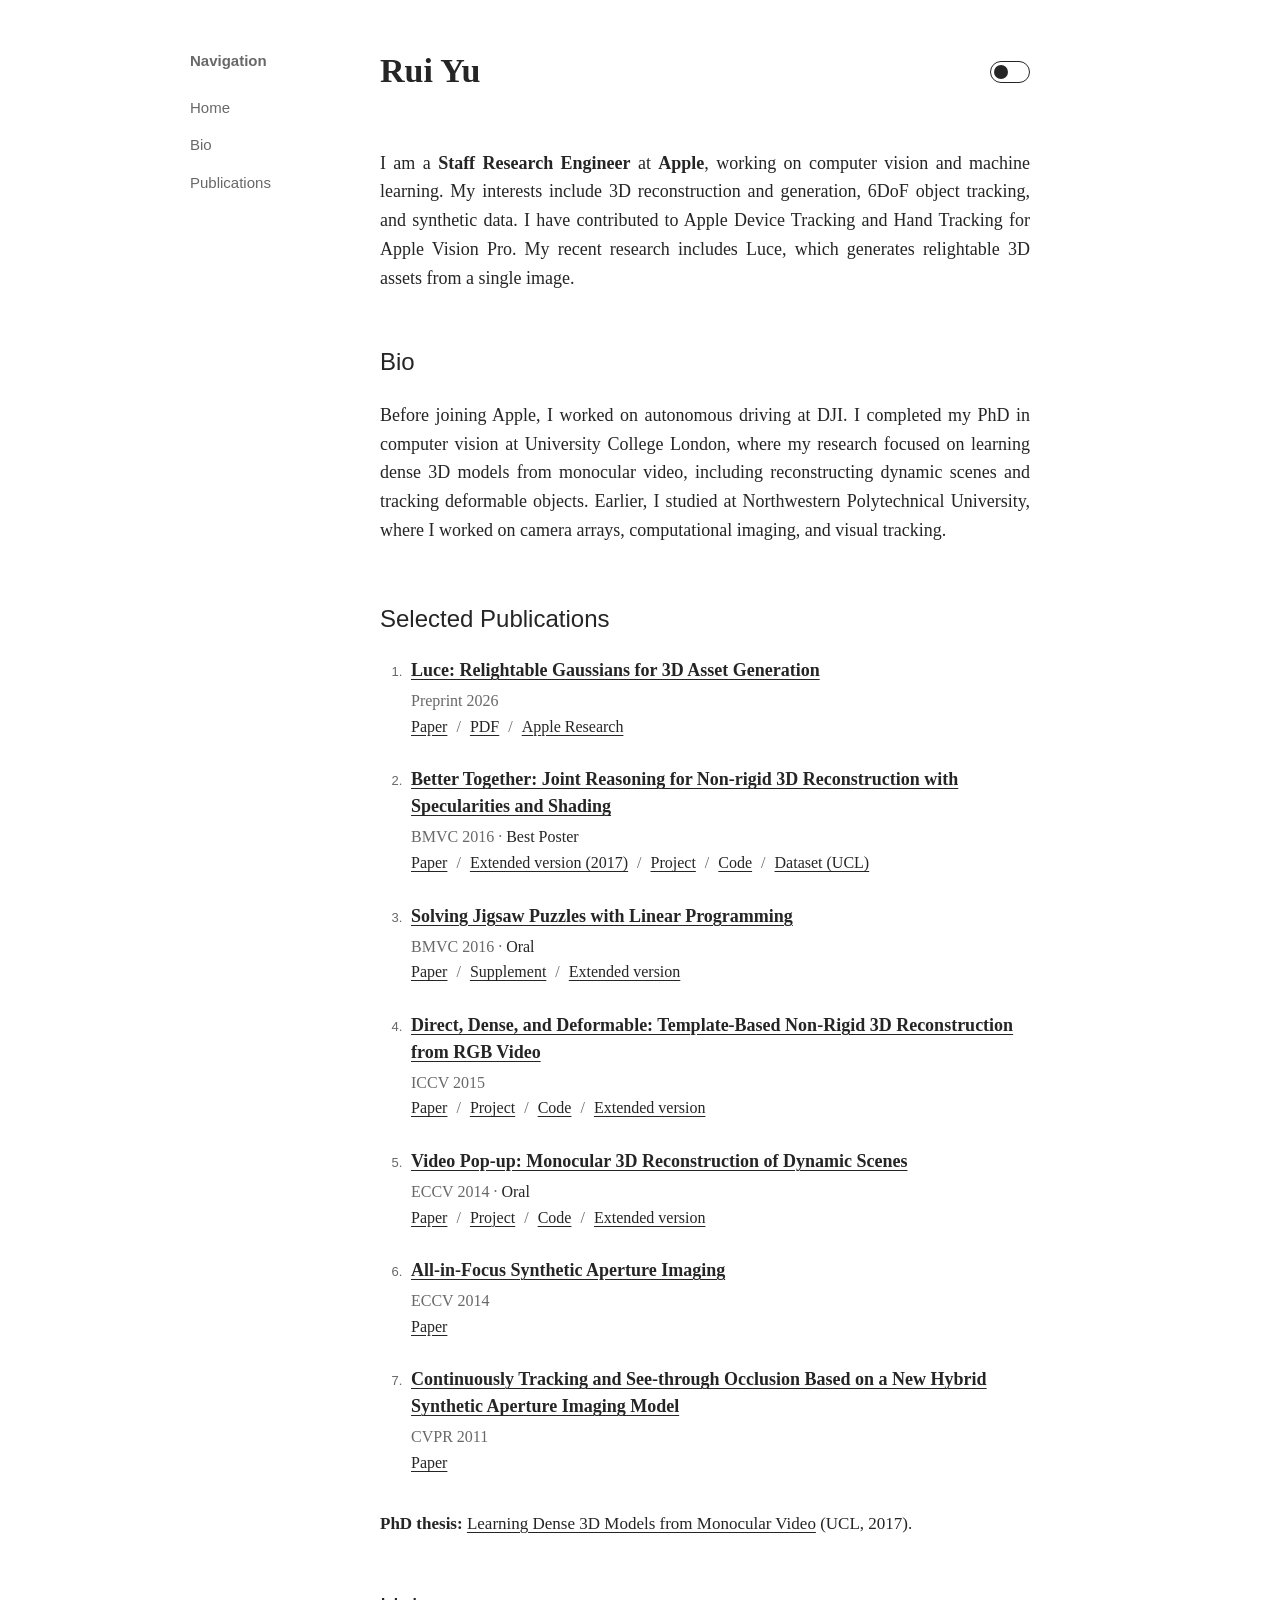
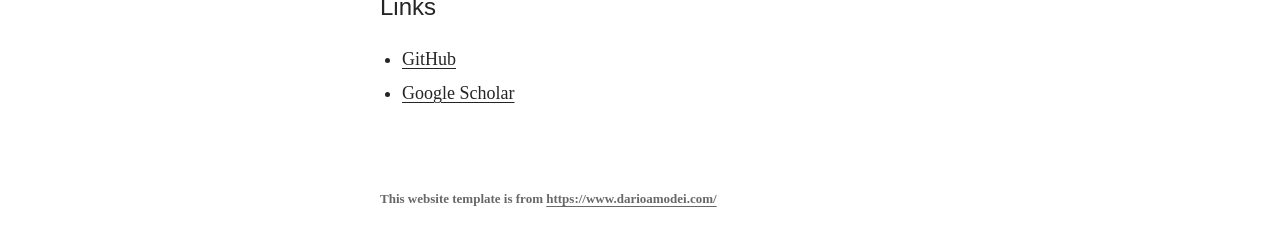
<file: public/index.html>
<!doctype html>
<html lang="en">
<head>
  <meta charset="utf-8">
  <meta name="viewport" content="width=device-width, initial-scale=1">
  <meta name="description" content="Rui Yu, Staff Research Engineer at Apple. 3D computer vision, machine learning, and selected publications.">
  <meta name="theme-color" content="#ffffff">
  <meta property="og:type" content="website">
  <meta property="og:title" content="Rui Yu — Computer Vision &amp; Machine Learning">
  <meta property="og:description" content="Rui Yu, Staff Research Engineer at Apple. 3D computer vision, machine learning, and selected publications.">
  <meta property="og:image" content="https://cvfish.github.io/ryu_files/circle.png">
  <meta property="og:url" content="https://cvfish.github.io/">
  <title>Rui Yu — Computer Vision &amp; Machine Learning</title>
  <link rel="canonical" href="https://cvfish.github.io/">
  <link rel="icon" href="assets/favicon.svg" type="image/svg+xml">
  <script src="assets/site.js?v=40c6597d5ae6"></script>
  <link rel="stylesheet" href="assets/site.css?v=ac0bce3eeec9">
</head>
<body class="home-page">
  <a class="skip-link" href="#main">Skip to content</a>
  <div class="site-layout">
  <header class="site-header">
      <h2 class="nav-label">Navigation</h2>
      <nav aria-label="Main navigation">
        <a href="#">Home</a>
        <a href="#bio">Bio</a>
        <a href="#publications">Publications</a>
      </nav>
  </header>
  <main id="main"><button class="theme-toggle" type="button" role="switch" aria-label="Dark mode" aria-checked="false" data-theme-toggle hidden></button><header class="home-header"><h1>Rui Yu</h1>
      <p class="intro">I am a <strong>Staff Research Engineer</strong> at <strong>Apple</strong>, working on computer vision and machine learning. My interests include 3D reconstruction and generation, 6DoF object tracking, and synthetic data. I have contributed to Apple Device Tracking and Hand Tracking for Apple Vision Pro. My recent research includes Luce, which generates relightable 3D assets from a single image.</p></header>
    <section id="about"><h2 id="bio">Bio</h2><p>Before joining Apple, I worked on autonomous driving at DJI. I completed my PhD in computer vision at University College London, where my research focused on learning dense 3D models from monocular video, including reconstructing dynamic scenes and tracking deformable objects. Earlier, I studied at Northwestern Polytechnical University, where I worked on camera arrays, computational imaging, and visual tracking.</p></section>
    <section id="research"><h2 id="publications">Selected Publications</h2>
      <ol class="publications"><li class="publication" id="luce" data-publication>
      <h3 class="pub-title"><a href="https://arxiv.org/abs/2608.23943">Luce: Relightable Gaussians for 3D Asset Generation</a></h3>
      <p class="pub-meta">Preprint 2026</p>
      <div class="pub-links"><a href="https://arxiv.org/abs/2608.23943">Paper</a><a href="https://arxiv.org/pdf/2608.23943">PDF</a><a href="https://machinelearning.apple.com/research/relightable-gaussians-3d-generation">Apple Research</a></div></li><li class="publication" id="better-together" data-publication>
      <h3 class="pub-title"><a href="projects/better-together/">Better Together: Joint Reasoning for Non-rigid 3D Reconstruction with Specularities and Shading</a></h3>
      <p class="pub-meta">BMVC 2016 · <span class="award">Best Poster</span></p>
      <div class="pub-links"><a href="papers/better_together.pdf">Paper</a><a href="https://arxiv.org/abs/1708.01654">Extended version (2017)</a><a href="projects/better-together/">Project</a><a href="https://github.com/qilon/PangaeaTracking">Code</a><a href="http://www0.cs.ucl.ac.uk/staff/Qi.Liu/bmvc16/synth_datasets.zip">Dataset (UCL)</a></div></li><li class="publication" id="jigsaw" data-publication>
      <h3 class="pub-title"><a href="papers/Jigsaw_final_compressed.pdf">Solving Jigsaw Puzzles with Linear Programming</a></h3>
      <p class="pub-meta">BMVC 2016 · <span class="award">Oral</span></p>
      <div class="pub-links"><a href="papers/Jigsaw_final_compressed.pdf">Paper</a><a href="papers/Jigsaw_sup_bmvc_final.pdf">Supplement</a><a href="https://arxiv.org/abs/1511.04472">Extended version</a></div></li><li class="publication" id="direct-dense-deformable" data-publication>
      <h3 class="pub-title"><a href="projects/direct-dense-deformable/">Direct, Dense, and Deformable: Template-Based Non-Rigid 3D Reconstruction from RGB Video</a></h3>
      <p class="pub-meta">ICCV 2015</p>
      <div class="pub-links"><a href="papers/direct_nrsfm.pdf">Paper</a><a href="projects/direct-dense-deformable/">Project</a><a href="https://github.com/cvfish/PangaeaTracking">Code</a><a href="papers/pami-compressed.pdf">Extended version</a></div></li><li class="publication" id="video-popup" data-publication>
      <h3 class="pub-title"><a href="projects/video-popup/">Video Pop-up: Monocular 3D Reconstruction of Dynamic Scenes</a></h3>
      <p class="pub-meta">ECCV 2014 · <span class="award">Oral</span></p>
      <div class="pub-links"><a href="papers/VideoPopup.pdf">Paper</a><a href="projects/video-popup/">Project</a><a href="https://github.com/cvfish/VideoPopup">Code</a><a href="papers/VideoPopup_pami-compressed.pdf">Extended version</a></div></li><li class="publication" id="all-in-focus" data-publication>
      <h3 class="pub-title"><a href="papers/AllSAI.pdf">All-in-Focus Synthetic Aperture Imaging</a></h3>
      <p class="pub-meta">ECCV 2014</p>
      <div class="pub-links"><a href="papers/AllSAI.pdf">Paper</a></div></li><li class="publication" id="hybrid-imaging" data-publication>
      <h3 class="pub-title"><a href="papers/CVPR2011.pdf">Continuously Tracking and See-through Occlusion Based on a New Hybrid Synthetic Aperture Imaging Model</a></h3>
      <p class="pub-meta">CVPR 2011</p>
      <div class="pub-links"><a href="papers/CVPR2011.pdf">Paper</a></div></li></ol>
      <p class="thesis"><strong>PhD thesis:</strong> <a href="papers/thesis_RuiYu.pdf">Learning Dense 3D Models from Monocular Video</a> (UCL, 2017).</p></section>
    <section class="links-section"><h2>Links</h2><ul>
      <li><a href="https://github.com/cvfish">GitHub</a></li>
      <li><a href="https://scholar.google.com/citations?user=M0xPL9cAAAAJ&amp;hl=en">Google Scholar</a></li>
    </ul></section></main>
  <footer class="site-footer">
    <p class="template-credit"><strong>This website template is from <a href="https://www.darioamodei.com/">https://www.darioamodei.com/</a></strong></p>
  </footer>
  </div>
</body>
</html>
</file>
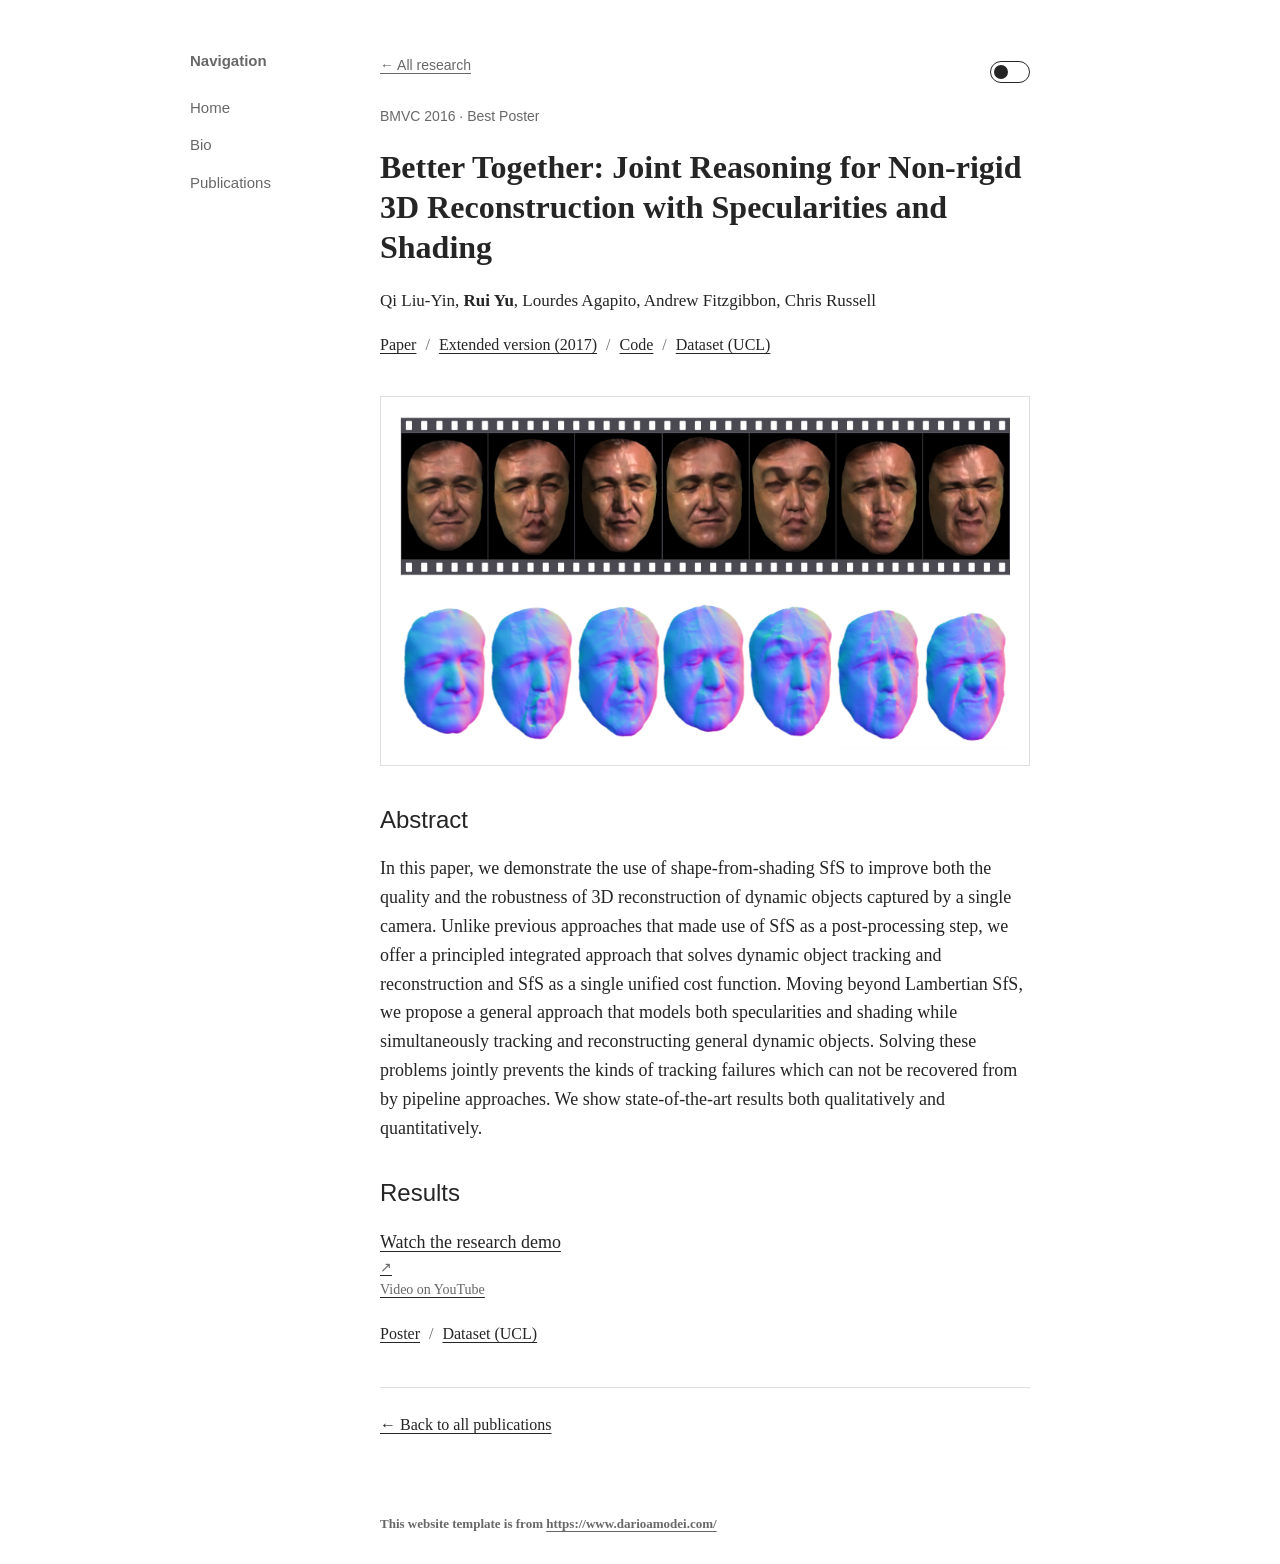
<file: public/projects/better-together/index.html>
<!doctype html>
<html lang="en">
<head>
  <meta charset="utf-8">
  <meta name="viewport" content="width=device-width, initial-scale=1">
  <meta name="description" content="A unified approach to tracking and reconstructing dynamic objects while modeling both specularities and shading.">
  <meta name="theme-color" content="#ffffff">
  <meta property="og:type" content="website">
  <meta property="og:title" content="Better Together: Joint Reasoning for Non-rigid 3D Reconstruction with Specularities and Shading — Rui Yu">
  <meta property="og:description" content="A unified approach to tracking and reconstructing dynamic objects while modeling both specularities and shading.">
  <meta property="og:image" content="https://cvfish.github.io/ryu_files/circle.png">
  <meta property="og:url" content="https://cvfish.github.io/projects/better-together/index.html">
  <title>Better Together: Joint Reasoning for Non-rigid 3D Reconstruction with Specularities and Shading — Rui Yu</title>
  <link rel="canonical" href="https://cvfish.github.io/projects/better-together/index.html">
  <link rel="icon" href="../../assets/favicon.svg" type="image/svg+xml">
  <script src="../../assets/site.js?v=40c6597d5ae6"></script>
  <link rel="stylesheet" href="../../assets/site.css?v=ac0bce3eeec9">
</head>
<body class="">
  <a class="skip-link" href="#main">Skip to content</a>
  <div class="site-layout">
  <header class="site-header">
      <h2 class="nav-label">Navigation</h2>
      <nav aria-label="Main navigation">
        <a href="../../index.html">Home</a>
        <a href="../../index.html#bio">Bio</a>
        <a href="../../index.html#publications">Publications</a>
      </nav>
  </header>
  <main id="main"><button class="theme-toggle" type="button" role="switch" aria-label="Dark mode" aria-checked="false" data-theme-toggle hidden></button><header class="detail-header"><a class="back-link" href="../../index.html#research">← All research</a><p class="eyebrow" style="margin-top:26px">BMVC 2016 · Best Poster</p><h1>Better Together: Joint Reasoning for Non-rigid 3D Reconstruction with Specularities and Shading</h1><p class="pub-authors">Qi Liu-Yin, <strong>Rui Yu</strong>, Lourdes Agapito, Andrew Fitzgibbon, Chris Russell</p><div class="pub-links"><a href="../../papers/better_together.pdf">Paper</a><a href="https://arxiv.org/abs/1708.01654">Extended version (2017)</a><a href="https://github.com/qilon/PangaeaTracking">Code</a><a href="http://www0.cs.ucl.ac.uk/staff/Qi.Liu/bmvc16/synth_datasets.zip">Dataset (UCL)</a></div></header>
        <figure class="detail-figure"><img src="../../project-assets/better-together/bmvc16.png" alt="Shading-aware reconstruction of a deforming object" class="" loading="eager" decoding="async"></figure><div class="prose"><h2>Abstract</h2><p>In this paper, we demonstrate the use of shape-from-shading SfS to improve both the quality and the robustness of 3D reconstruction of dynamic objects captured by a single camera. Unlike previous approaches that made use of SfS as a post-processing step, we offer a principled integrated approach that solves dynamic object tracking and reconstruction and SfS as a single unified cost function. Moving beyond Lambertian SfS, we propose a general approach that models both specularities and shading while simultaneously tracking and reconstructing general dynamic objects. Solving these problems jointly prevents the kinds of tracking failures which can not be recovered from by pipeline approaches. We show state-of-the-art results both qualitatively and quantitatively.</p><h2>Results</h2><a class="video-link" href="https://www.youtube.com/watch?v=gT25sLQw1IA">Watch the research demo <span aria-hidden="true">↗</span><span>Video on YouTube</span></a><div class="pub-links"><a href="../../project-assets/better-together/bmvc16_better_together_poster.pdf">Poster</a><a href="http://www0.cs.ucl.ac.uk/staff/Qi.Liu/bmvc16/synth_datasets.zip">Dataset (UCL)</a></div></div><div class="detail-footer"><a href="../../index.html#research">← Back to all publications</a></div></main>
  <footer class="site-footer">
    <p class="template-credit"><strong>This website template is from <a href="https://www.darioamodei.com/">https://www.darioamodei.com/</a></strong></p>
  </footer>
  </div>
</body>
</html>
</file>
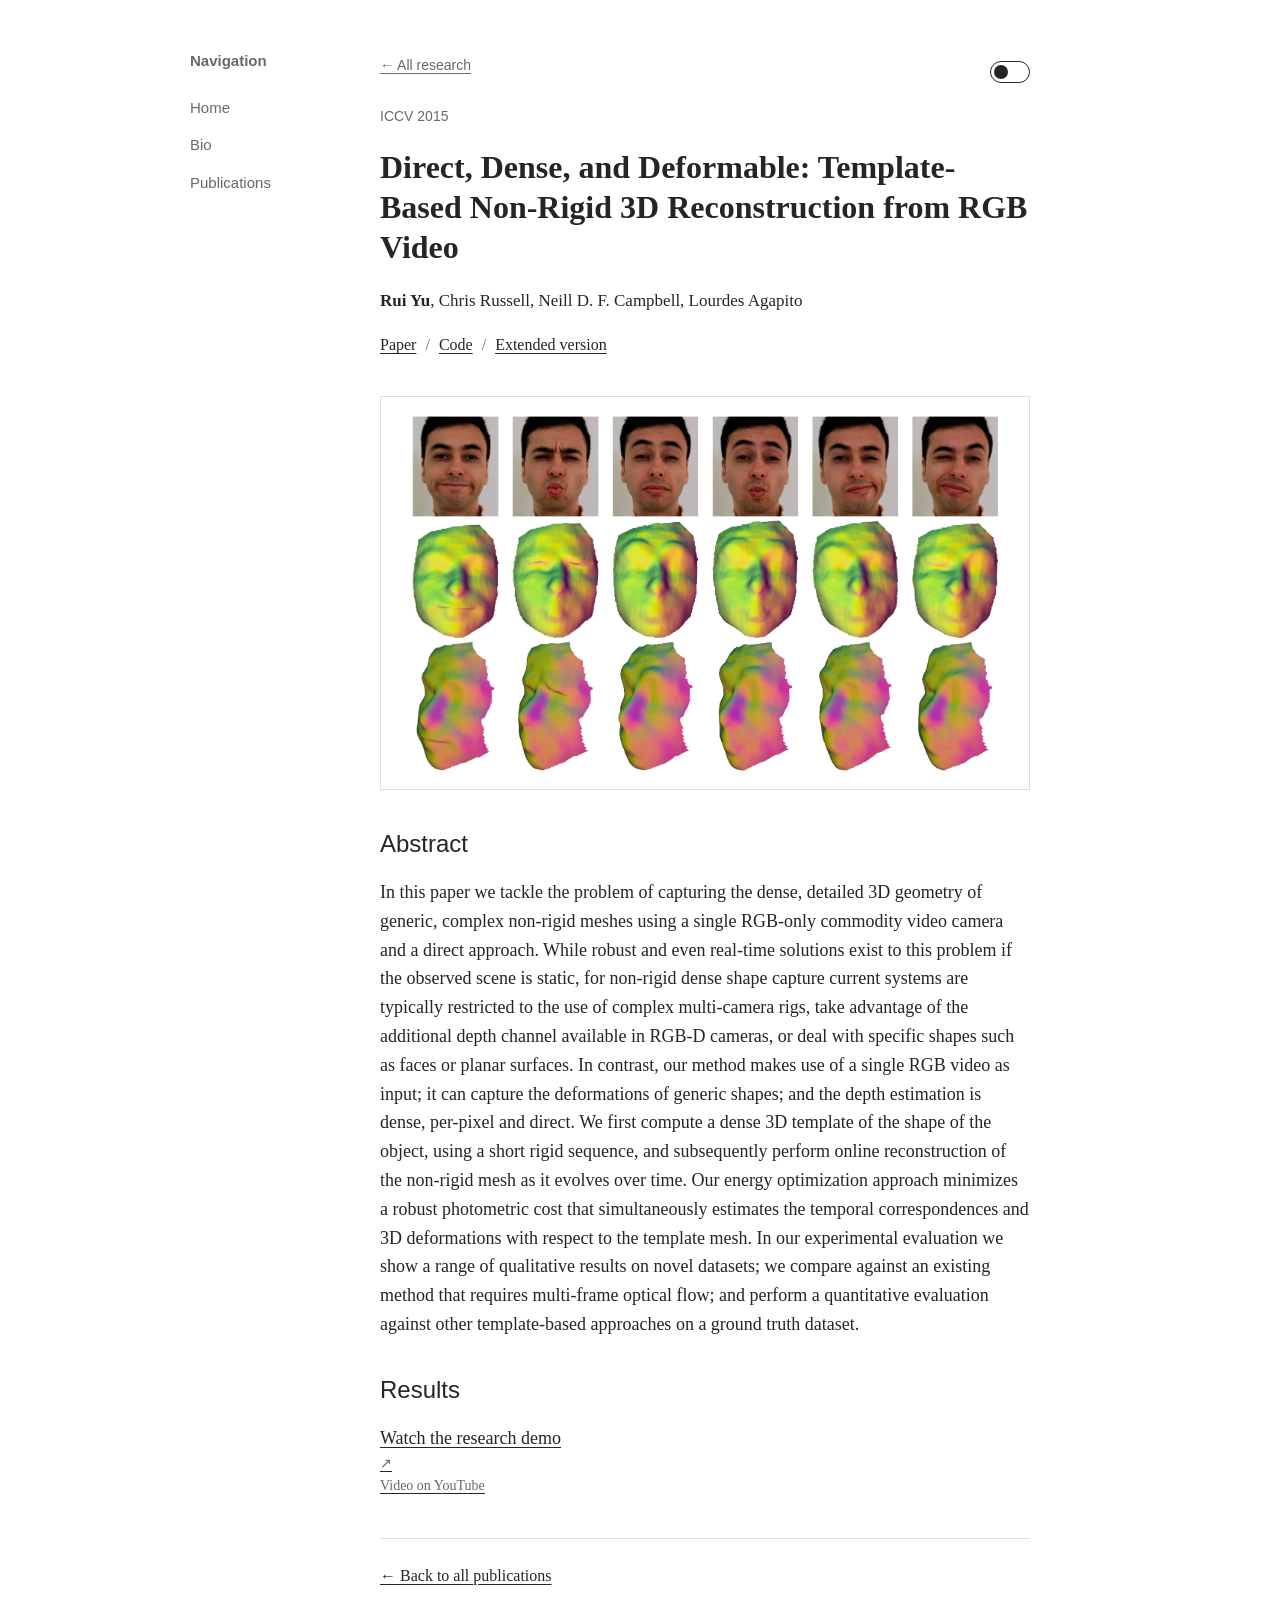
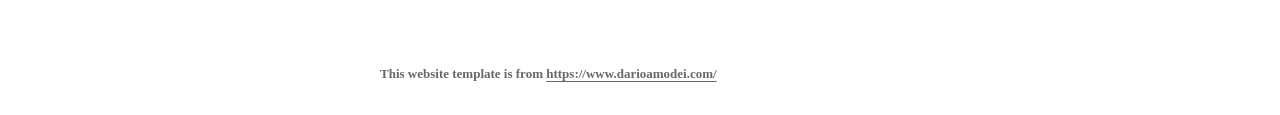
<file: public/projects/direct-dense-deformable/index.html>
<!doctype html>
<html lang="en">
<head>
  <meta charset="utf-8">
  <meta name="viewport" content="width=device-width, initial-scale=1">
  <meta name="description" content="Capturing the dense geometry of complex, deforming shapes using a single RGB camera and direct photometric optimization.">
  <meta name="theme-color" content="#ffffff">
  <meta property="og:type" content="website">
  <meta property="og:title" content="Direct, Dense, and Deformable: Template-Based Non-Rigid 3D Reconstruction from RGB Video — Rui Yu">
  <meta property="og:description" content="Capturing the dense geometry of complex, deforming shapes using a single RGB camera and direct photometric optimization.">
  <meta property="og:image" content="https://cvfish.github.io/ryu_files/circle.png">
  <meta property="og:url" content="https://cvfish.github.io/projects/direct-dense-deformable/index.html">
  <title>Direct, Dense, and Deformable: Template-Based Non-Rigid 3D Reconstruction from RGB Video — Rui Yu</title>
  <link rel="canonical" href="https://cvfish.github.io/projects/direct-dense-deformable/index.html">
  <link rel="icon" href="../../assets/favicon.svg" type="image/svg+xml">
  <script src="../../assets/site.js?v=40c6597d5ae6"></script>
  <link rel="stylesheet" href="../../assets/site.css?v=ac0bce3eeec9">
</head>
<body class="">
  <a class="skip-link" href="#main">Skip to content</a>
  <div class="site-layout">
  <header class="site-header">
      <h2 class="nav-label">Navigation</h2>
      <nav aria-label="Main navigation">
        <a href="../../index.html">Home</a>
        <a href="../../index.html#bio">Bio</a>
        <a href="../../index.html#publications">Publications</a>
      </nav>
  </header>
  <main id="main"><button class="theme-toggle" type="button" role="switch" aria-label="Dark mode" aria-checked="false" data-theme-toggle hidden></button><header class="detail-header"><a class="back-link" href="../../index.html#research">← All research</a><p class="eyebrow" style="margin-top:26px">ICCV 2015</p><h1>Direct, Dense, and Deformable: Template-Based Non-Rigid 3D Reconstruction from RGB Video</h1><p class="pub-authors"><strong>Rui Yu</strong>, Chris Russell, Neill D. F. Campbell, Lourdes Agapito</p><div class="pub-links"><a href="../../papers/direct_nrsfm.pdf">Paper</a><a href="https://github.com/cvfish/PangaeaTracking">Code</a><a href="../../papers/pami-compressed.pdf">Extended version</a></div></header>
        <figure class="detail-figure"><img src="../../project-assets/direct-dense-deformable/iccv2015.png" alt="Dense deformable 3D surface reconstructed from RGB video" class="" loading="eager" decoding="async"></figure><div class="prose"><h2>Abstract</h2><p>In this paper we tackle the problem of capturing the dense, detailed 3D geometry of generic, complex non-rigid meshes using a single RGB-only commodity video camera and a direct approach. While robust and even real-time solutions exist to this problem if the observed scene is static, for non-rigid dense shape capture current systems are typically restricted to the use of complex multi-camera rigs, take advantage of the additional depth channel available in RGB-D cameras, or deal with specific shapes such as faces or planar surfaces. In contrast, our method makes use of a single RGB video as input; it can capture the deformations of generic shapes; and the depth estimation is dense, per-pixel and direct. We first compute a dense 3D template of the shape of the object, using a short rigid sequence, and subsequently perform online reconstruction of the non-rigid mesh as it evolves over time. Our energy optimization approach minimizes a robust photometric cost that simultaneously estimates the temporal correspondences and 3D deformations with respect to the template mesh. In our experimental evaluation we show a range of qualitative results on novel datasets; we compare against an existing method that requires multi-frame optical flow; and perform a quantitative evaluation against other template-based approaches on a ground truth dataset.</p><h2>Results</h2><a class="video-link" href="https://www.youtube.com/watch?v=O9VV3FFWiGU">Watch the research demo <span aria-hidden="true">↗</span><span>Video on YouTube</span></a></div><div class="detail-footer"><a href="../../index.html#research">← Back to all publications</a></div></main>
  <footer class="site-footer">
    <p class="template-credit"><strong>This website template is from <a href="https://www.darioamodei.com/">https://www.darioamodei.com/</a></strong></p>
  </footer>
  </div>
</body>
</html>
</file>
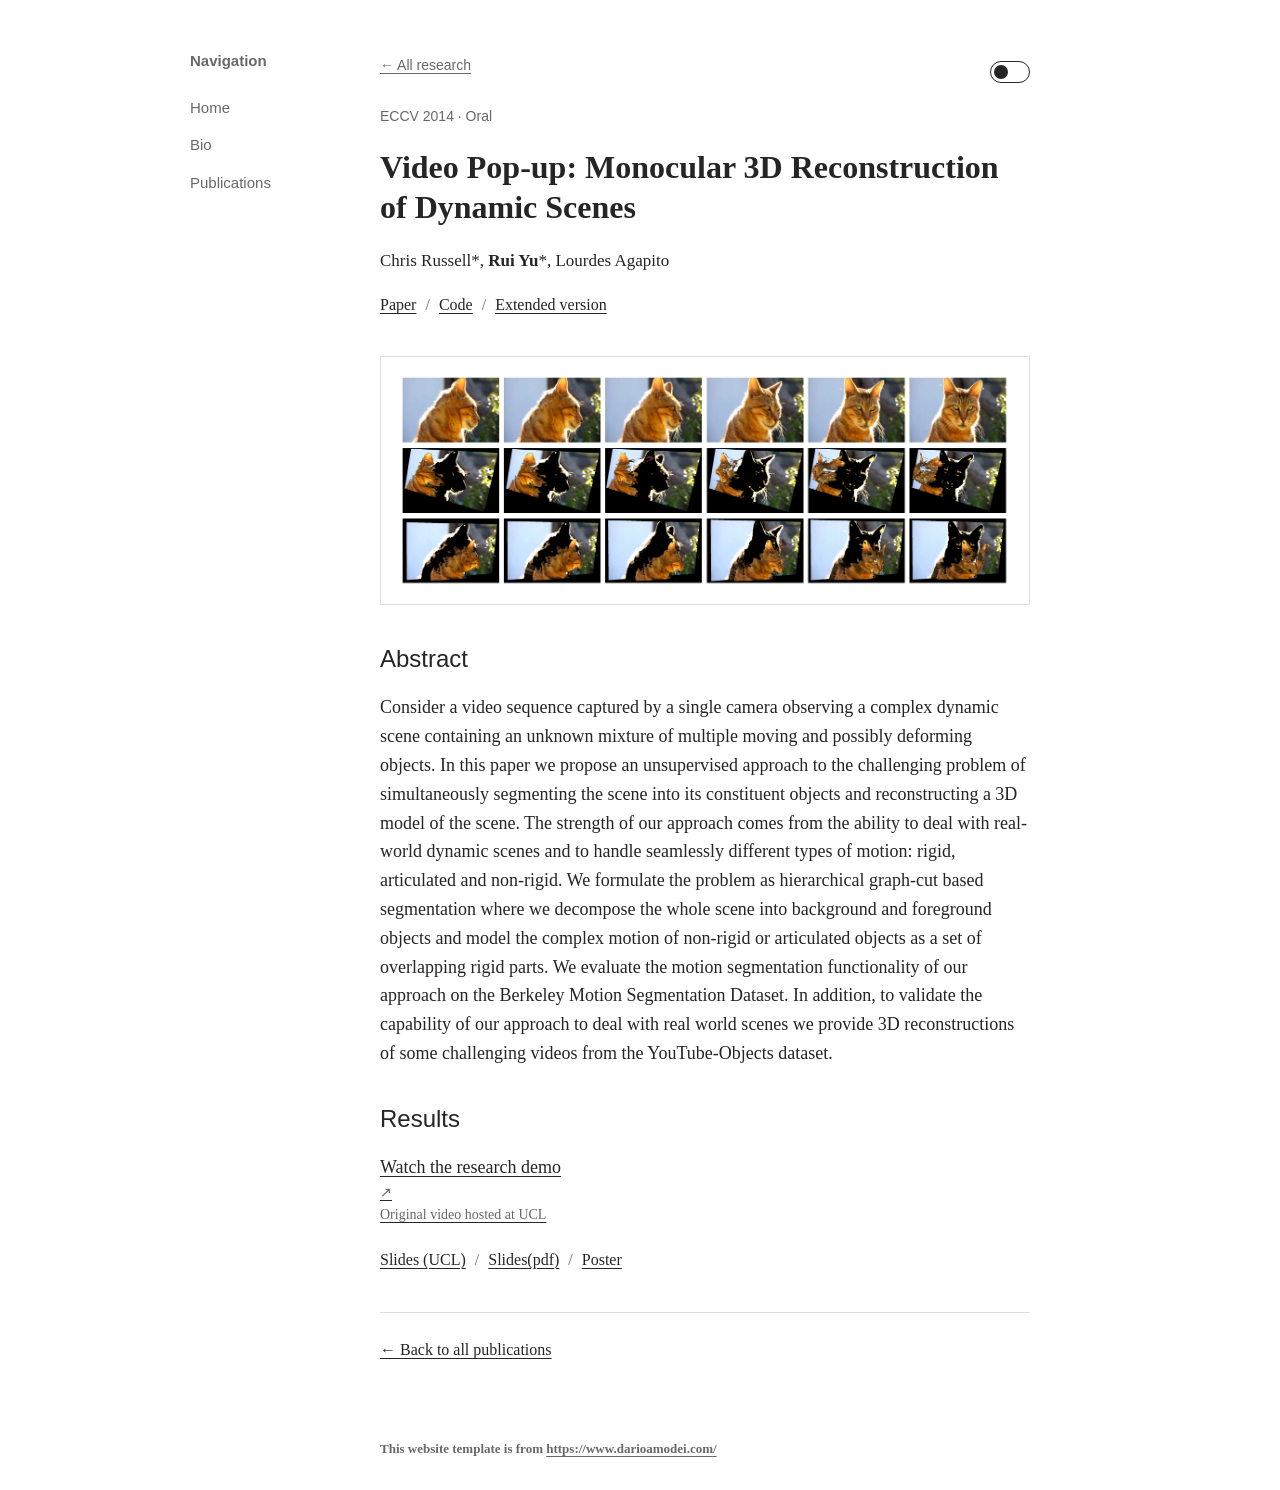
<file: public/projects/video-popup/index.html>
<!doctype html>
<html lang="en">
<head>
  <meta charset="utf-8">
  <meta name="viewport" content="width=device-width, initial-scale=1">
  <meta name="description" content="An unsupervised approach that segments a video into objects and reconstructs their 3D geometry, handling rigid, articulated, and non-rigid motion.">
  <meta name="theme-color" content="#ffffff">
  <meta property="og:type" content="website">
  <meta property="og:title" content="Video Pop-up: Monocular 3D Reconstruction of Dynamic Scenes — Rui Yu">
  <meta property="og:description" content="An unsupervised approach that segments a video into objects and reconstructs their 3D geometry, handling rigid, articulated, and non-rigid motion.">
  <meta property="og:image" content="https://cvfish.github.io/ryu_files/circle.png">
  <meta property="og:url" content="https://cvfish.github.io/projects/video-popup/index.html">
  <title>Video Pop-up: Monocular 3D Reconstruction of Dynamic Scenes — Rui Yu</title>
  <link rel="canonical" href="https://cvfish.github.io/projects/video-popup/index.html">
  <link rel="icon" href="../../assets/favicon.svg" type="image/svg+xml">
  <script src="../../assets/site.js?v=40c6597d5ae6"></script>
  <link rel="stylesheet" href="../../assets/site.css?v=ac0bce3eeec9">
</head>
<body class="">
  <a class="skip-link" href="#main">Skip to content</a>
  <div class="site-layout">
  <header class="site-header">
      <h2 class="nav-label">Navigation</h2>
      <nav aria-label="Main navigation">
        <a href="../../index.html">Home</a>
        <a href="../../index.html#bio">Bio</a>
        <a href="../../index.html#publications">Publications</a>
      </nav>
  </header>
  <main id="main"><button class="theme-toggle" type="button" role="switch" aria-label="Dark mode" aria-checked="false" data-theme-toggle hidden></button><header class="detail-header"><a class="back-link" href="../../index.html#research">← All research</a><p class="eyebrow" style="margin-top:26px">ECCV 2014 · Oral</p><h1>Video Pop-up: Monocular 3D Reconstruction of Dynamic Scenes</h1><p class="pub-authors">Chris Russell*, <strong>Rui Yu</strong>*, Lourdes Agapito</p><div class="pub-links"><a href="../../papers/VideoPopup.pdf">Paper</a><a href="https://github.com/cvfish/VideoPopup">Code</a><a href="../../papers/VideoPopup_pami-compressed.pdf">Extended version</a></div></header>
        <figure class="detail-figure"><img src="../../project-assets/video-popup/fig_cat6.png" alt="A dynamic scene decomposed into reconstructed 3D objects" class="" loading="eager" decoding="async"></figure><div class="prose"><h2>Abstract</h2><p>Consider a video sequence captured by a single camera observing a complex dynamic scene containing an unknown mixture of multiple moving and possibly deforming objects. In this paper we propose an unsupervised approach to the challenging problem of simultaneously segmenting the scene into its constituent objects and reconstructing a 3D model of the scene. The strength of our approach comes from the ability to deal with real-world dynamic scenes and to handle seamlessly different types of motion: rigid, articulated and non-rigid. We formulate the problem as hierarchical graph-cut based segmentation where we decompose the whole scene into background and foreground objects and model the complex motion of non-rigid or articulated objects as a set of overlapping rigid parts. We evaluate the motion segmentation functionality of our approach on the Berkeley Motion Segmentation Dataset. In addition, to validate the capability of our approach to deal with real world scenes we provide 3D reconstructions of some challenging videos from the YouTube-Objects dataset.</p><h2>Results</h2><a class="video-link" href="http://www0.cs.ucl.ac.uk/staff/R.Yu/video_popup/final_new_crop.ogv">Watch the research demo <span aria-hidden="true">↗</span><span>Original video hosted at UCL</span></a><div class="pub-links"><a href="http://www0.cs.ucl.ac.uk/staff/R.Yu/video_popup/VideoPop-up.pptx">Slides (UCL)</a><a href="../../project-assets/video-popup/VideoPop-up.pdf">Slides(pdf)</a><a href="../../project-assets/video-popup/VideoPopup_Poster.pdf">Poster</a></div></div><div class="detail-footer"><a href="../../index.html#research">← Back to all publications</a></div></main>
  <footer class="site-footer">
    <p class="template-credit"><strong>This website template is from <a href="https://www.darioamodei.com/">https://www.darioamodei.com/</a></strong></p>
  </footer>
  </div>
</body>
</html>
</file>
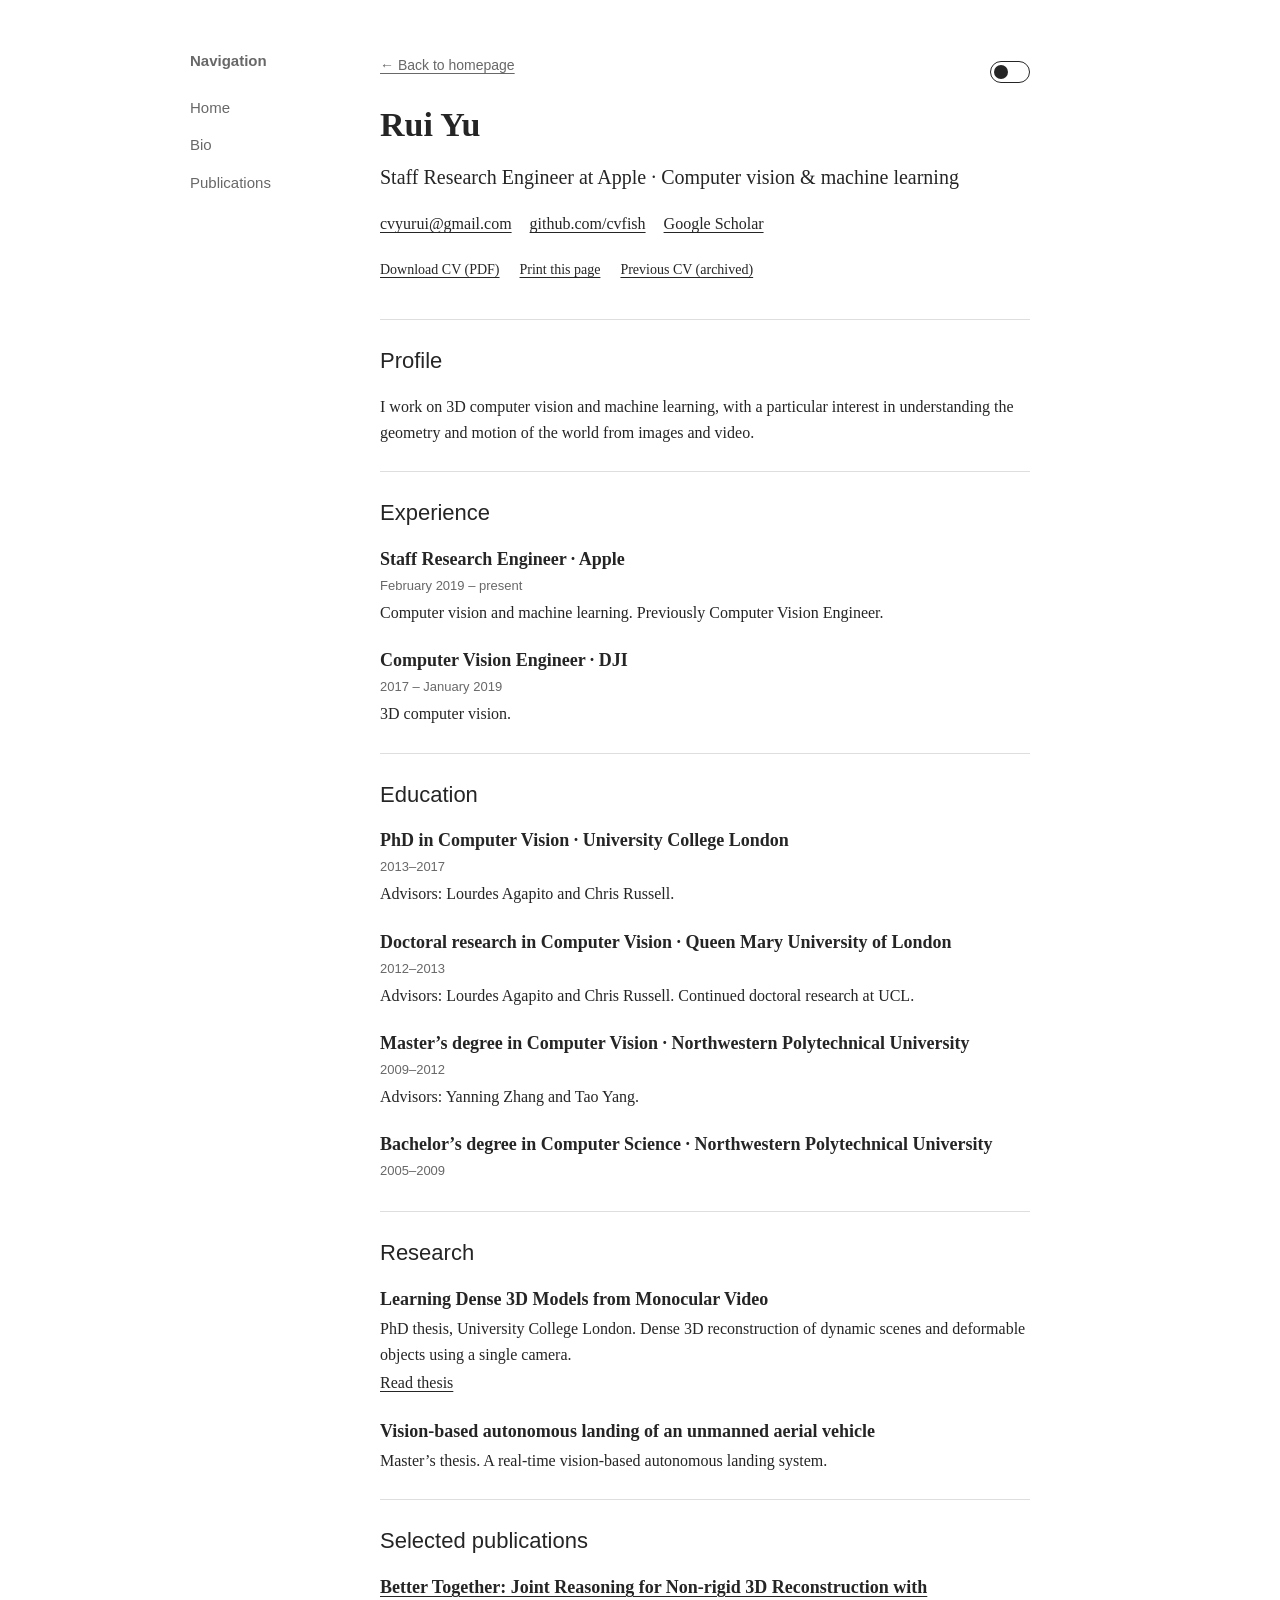
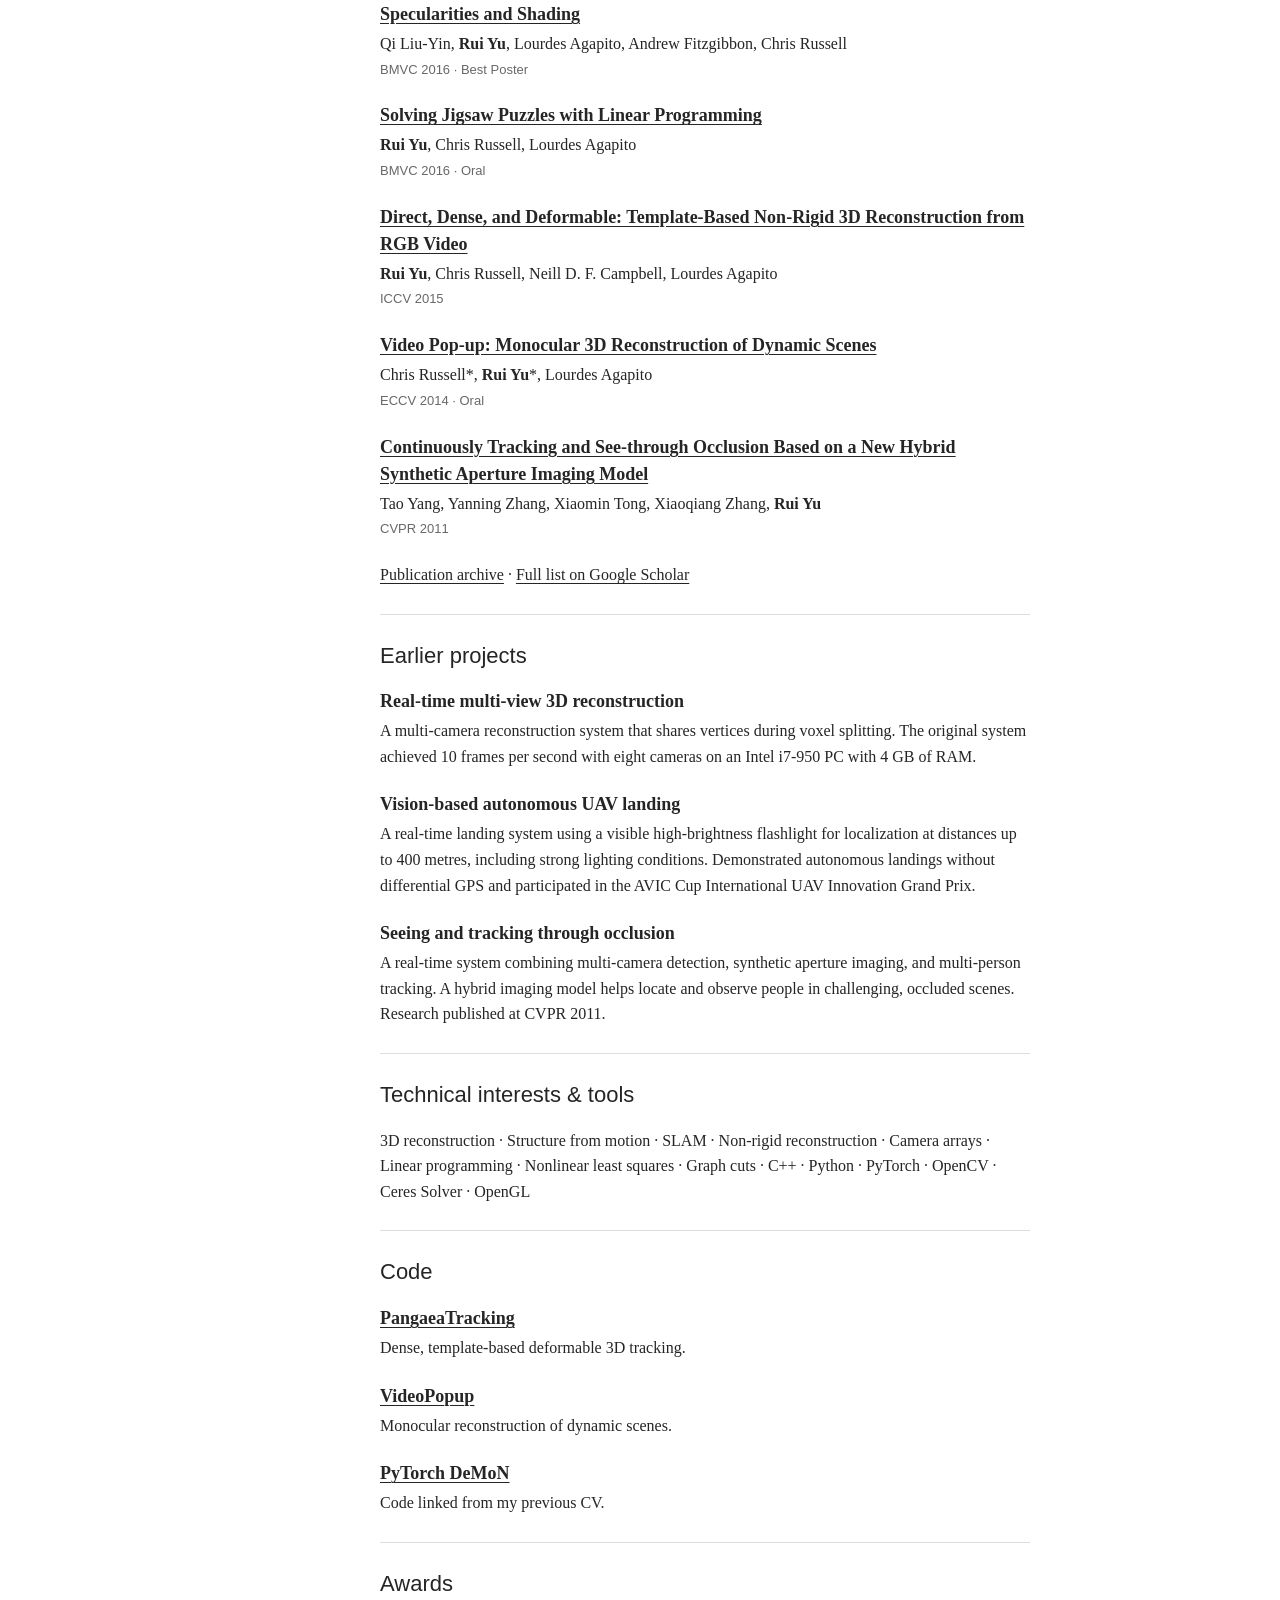
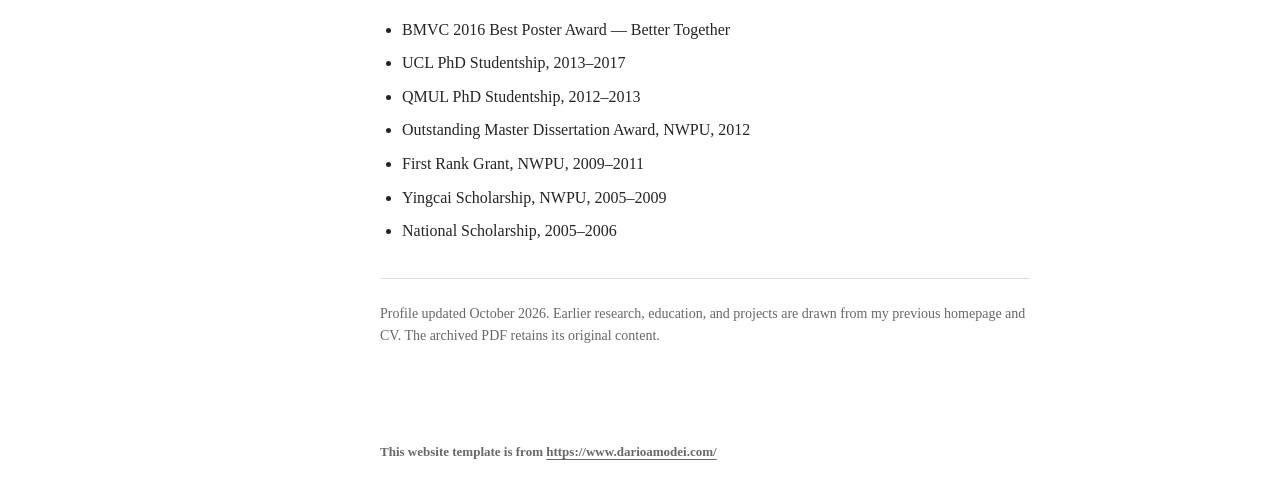
<file: public/cv.html>
<!doctype html>
<html lang="en">
<head>
  <meta charset="utf-8">
  <meta name="viewport" content="width=device-width, initial-scale=1">
  <meta name="description" content="Curriculum vitae of Rui Yu, Staff Research Engineer at Apple.">
  <meta name="theme-color" content="#ffffff">
  <meta property="og:type" content="website">
  <meta property="og:title" content="Rui Yu — Curriculum Vitae">
  <meta property="og:description" content="Curriculum vitae of Rui Yu, Staff Research Engineer at Apple.">
  <meta property="og:image" content="https://cvfish.github.io/ryu_files/circle.png">
  <meta property="og:url" content="https://cvfish.github.io/cv.html">
  <title>Rui Yu — Curriculum Vitae</title>
  <link rel="canonical" href="https://cvfish.github.io/cv.html">
  <link rel="icon" href="assets/favicon.svg" type="image/svg+xml">
  <script src="assets/site.js?v=40c6597d5ae6"></script>
  <link rel="stylesheet" href="assets/site.css?v=ac0bce3eeec9">
</head>
<body class="cv-page">
  <a class="skip-link" href="#main">Skip to content</a>
  <div class="site-layout">
  <header class="site-header">
      <h2 class="nav-label">Navigation</h2>
      <nav aria-label="Main navigation">
        <a href="index.html">Home</a>
        <a href="index.html#bio">Bio</a>
        <a href="index.html#publications">Publications</a>
      </nav>
  </header>
  <main id="main"><button class="theme-toggle" type="button" role="switch" aria-label="Dark mode" aria-checked="false" data-theme-toggle hidden></button><header class="page-top"><a class="back-link" href="index.html">← Back to homepage</a><h1>Rui Yu</h1><p class="lead">Staff Research Engineer at Apple · Computer vision & machine learning</p><div class="cv-contact"><a href="mailto:cvyurui@gmail.com">cvyurui@gmail.com</a><a href="https://github.com/cvfish">github.com/cvfish</a><a href="https://scholar.google.com/citations?user=M0xPL9cAAAAJ&amp;hl=en">Google Scholar</a></div><div class="page-actions"><a class="button" href="files/rui-yu-cv.pdf" download>Download CV (PDF)</a><button class="print-button" data-print>Print this page</button><a href="ryu_files/cv_ruiyu_detailed.pdf">Previous CV (archived)</a></div></header>
    <section class="cv-section"><h2>Profile</h2><p class="skills">I work on 3D computer vision and machine learning, with a particular interest in understanding the geometry and motion of the world from images and video.</p></section>
    <section class="cv-section"><h2>Experience</h2><div><article class="cv-item"><h3>Staff Research Engineer · Apple</h3><p class="cv-date">February 2019 – present</p><p>Computer vision and machine learning. Previously Computer Vision Engineer.</p></article><article class="cv-item"><h3>Computer Vision Engineer · DJI</h3><p class="cv-date">2017 – January 2019</p><p>3D computer vision.</p></article></div></section>
    <section class="cv-section"><h2>Education</h2><div><article class="cv-item"><h3>PhD in Computer Vision · University College London</h3><p class="cv-date">2013–2017</p><p>Advisors: Lourdes Agapito and Chris Russell.</p></article><article class="cv-item"><h3>Doctoral research in Computer Vision · Queen Mary University of London</h3><p class="cv-date">2012–2013</p><p>Advisors: Lourdes Agapito and Chris Russell. Continued doctoral research at UCL.</p></article><article class="cv-item"><h3>Master’s degree in Computer Vision · Northwestern Polytechnical University</h3><p class="cv-date">2009–2012</p><p>Advisors: Yanning Zhang and Tao Yang.</p></article><article class="cv-item"><h3>Bachelor’s degree in Computer Science · Northwestern Polytechnical University</h3><p class="cv-date">2005–2009</p><p></p></article></div></section>
    <section class="cv-section"><h2>Research</h2><div><article class="cv-item"><h3>Learning Dense 3D Models from Monocular Video</h3><p>PhD thesis, University College London. Dense 3D reconstruction of dynamic scenes and deformable objects using a single camera.</p><p><a href="papers/thesis_RuiYu.pdf">Read thesis</a></p></article><article class="cv-item"><h3>Vision-based autonomous landing of an unmanned aerial vehicle</h3><p>Master’s thesis. A real-time vision-based autonomous landing system.</p></article></div></section>
    <section class="cv-section cv-publications"><h2>Selected publications</h2><div><article class="cv-item"><h3><a href="papers/better_together.pdf">Better Together: Joint Reasoning for Non-rigid 3D Reconstruction with Specularities and Shading</a></h3><p>Qi Liu-Yin, <strong>Rui Yu</strong>, Lourdes Agapito, Andrew Fitzgibbon, Chris Russell</p><p class="cv-date">BMVC 2016 · Best Poster</p></article><article class="cv-item"><h3><a href="papers/Jigsaw_final_compressed.pdf">Solving Jigsaw Puzzles with Linear Programming</a></h3><p><strong>Rui Yu</strong>, Chris Russell, Lourdes Agapito</p><p class="cv-date">BMVC 2016 · Oral</p></article><article class="cv-item"><h3><a href="papers/direct_nrsfm.pdf">Direct, Dense, and Deformable: Template-Based Non-Rigid 3D Reconstruction from RGB Video</a></h3><p><strong>Rui Yu</strong>, Chris Russell, Neill D. F. Campbell, Lourdes Agapito</p><p class="cv-date">ICCV 2015</p></article><article class="cv-item"><h3><a href="papers/VideoPopup.pdf">Video Pop-up: Monocular 3D Reconstruction of Dynamic Scenes</a></h3><p>Chris Russell*, <strong>Rui Yu</strong>*, Lourdes Agapito</p><p class="cv-date">ECCV 2014 · Oral</p></article><article class="cv-item"><h3><a href="papers/CVPR2011.pdf">Continuously Tracking and See-through Occlusion Based on a New Hybrid Synthetic Aperture Imaging Model</a></h3><p>Tao Yang, Yanning Zhang, Xiaomin Tong, Xiaoqiang Zhang, <strong>Rui Yu</strong></p><p class="cv-date">CVPR 2011</p></article><p class="skills"><a href="index.html#research">Publication archive</a> · <a href="https://scholar.google.com/citations?user=M0xPL9cAAAAJ&amp;hl=en">Full list on Google Scholar</a></p></div></section>
    <section class="cv-section"><h2>Earlier projects</h2><div><article class="cv-item"><h3>Real-time multi-view 3D reconstruction</h3><p>A multi-camera reconstruction system that shares vertices during voxel splitting. The original system achieved 10 frames per second with eight cameras on an Intel i7-950 PC with 4 GB of RAM.</p></article><article class="cv-item"><h3>Vision-based autonomous UAV landing</h3><p>A real-time landing system using a visible high-brightness flashlight for localization at distances up to 400 metres, including strong lighting conditions. Demonstrated autonomous landings without differential GPS and participated in the AVIC Cup International UAV Innovation Grand Prix.</p></article><article class="cv-item"><h3>Seeing and tracking through occlusion</h3><p>A real-time system combining multi-camera detection, synthetic aperture imaging, and multi-person tracking. A hybrid imaging model helps locate and observe people in challenging, occluded scenes. Research published at CVPR 2011.</p></article></div></section>
    <section class="cv-section"><h2>Technical interests & tools</h2><p class="skills">3D reconstruction · Structure from motion · SLAM · Non-rigid reconstruction · Camera arrays · Linear programming · Nonlinear least squares · Graph cuts · C++ · Python · PyTorch · OpenCV · Ceres Solver · OpenGL</p></section>
    <section class="cv-section"><h2>Code</h2><div><article class="cv-item"><h3><a href="https://github.com/cvfish/PangaeaTracking">PangaeaTracking</a></h3><p>Dense, template-based deformable 3D tracking.</p></article><article class="cv-item"><h3><a href="https://github.com/cvfish/VideoPopup">VideoPopup</a></h3><p>Monocular reconstruction of dynamic scenes.</p></article><article class="cv-item"><h3><a href="https://github.com/cvfish/pytorch_demon">PyTorch DeMoN</a></h3><p>Code linked from my previous CV.</p></article></div></section>
    <section class="cv-section"><h2>Awards</h2><ul class="cv-list"><li>BMVC 2016 Best Poster Award — Better Together</li><li>UCL PhD Studentship, 2013–2017</li><li>QMUL PhD Studentship, 2012–2013</li><li>Outstanding Master Dissertation Award, NWPU, 2012</li><li>First Rank Grant, NWPU, 2009–2011</li><li>Yingcai Scholarship, NWPU, 2005–2009</li><li>National Scholarship, 2005–2006</li></ul></section>
    <p class="archive-note">Profile updated October 2026. Earlier research, education, and projects are drawn from my previous homepage and CV. The archived PDF retains its original content.</p></main>
  <footer class="site-footer">
    <p class="template-credit"><strong>This website template is from <a href="https://www.darioamodei.com/">https://www.darioamodei.com/</a></strong></p>
  </footer>
  </div>
</body>
</html>
</file>
<file: public/assets/site.css>
:root {
  color-scheme: light;
  --paper: #fff;
  --ink: #252525;
  --muted: #686868;
  --line: #dedede;
  --sans: -apple-system, BlinkMacSystemFont, "Segoe UI", Arial, sans-serif;
  --serif: Georgia, "Times New Roman", serif;
}
* { box-sizing: border-box; }
html { scroll-behavior: smooth; scroll-padding-top: 28px; }
body { margin: 0; background: var(--paper); color: var(--ink); font: 18px/1.6 var(--serif); }
a { color: inherit; text-decoration-thickness: 1px; text-underline-offset: 3px; }
a:hover { color: var(--muted); }
a:focus-visible, button:focus-visible { outline: 2px solid currentColor; outline-offset: 5px; }
button { font: inherit; cursor: pointer; }
img { display: block; max-width: 100%; height: auto; }
[hidden] { display: none !important; }
p { margin: 0 0 18px; }
h1 { font: 700 34px/1.25 var(--serif); margin: 0 0 28px; }
h2 { font: 500 24px/1.35 var(--sans); margin: 0 0 22px; }
h3 { font: 700 18px/1.5 var(--serif); margin: 0; }
section, [id] { scroll-margin-top: 28px; }
.site-layout { max-width: 960px; margin: 0 auto; padding: 50px 30px 30px; display: grid; grid-template-columns: 190px minmax(0, 650px); }
.site-header { align-self: start; position: sticky; top: 50px; padding-right: 30px; font: 500 15px/1.5 var(--sans); color: var(--muted); }
.nav-label { font: 600 15px/1.5 var(--sans); margin: 0 0 24px; }
nav { display: flex; flex-direction: column; align-items: flex-start; gap: 15px; }
nav a { text-decoration: none; }
nav a:hover, nav a[aria-current] { text-decoration: underline; color: var(--ink); }
main { min-width: 0; position: relative; }
.theme-toggle { position: absolute; top: 11px; right: 0; width: 40px; height: 22px; border: 1.5px solid currentColor; border-radius: 20px; padding: 0; background: transparent; color: var(--ink); }
.theme-toggle::after { content: ""; position: absolute; width: 14px; height: 14px; left: 3px; top: 2.5px; border-radius: 50%; background: currentColor; transition: transform .15s; }
.theme-toggle[aria-checked="true"]::after { transform: translateX(18px); }
.site-footer { grid-column: 2; margin-top: 64px; color: var(--muted); font: 12px/1.5 var(--sans); }
.site-footer p { margin: 0; }
.site-footer .template-credit { margin-top: 12px; font: 13px/1.6 var(--serif); }
.template-credit a { overflow-wrap: anywhere; }
.skip-link { position: absolute; left: 16px; top: -80px; padding: 8px 16px; background: var(--paper); z-index: 10; font-family: var(--sans); }
.skip-link:focus { top: 12px; }
.home-header h1 { margin-bottom: 56px; padding-right: 58px; }
.home-header .intro { margin: 0; font-size: 18px; line-height: 1.6; }
.home-header .intro, #about p { text-align: justify; hyphens: auto; }
.home-page section { margin-top: 54px; }
.home-page #research { margin-top: 58px; }
.publications { margin: 0; padding-left: 26px; }
.publication { padding-left: 5px; margin-bottom: 27px; }
.publication::marker { color: var(--muted); font: 13px var(--sans); }
.pub-title { margin: 0 0 4px; }
.pub-meta { margin: 0; font-size: 16px; color: var(--muted); }
.award { color: var(--ink); }
.pub-links { display: flex; flex-wrap: wrap; gap: 0; font-size: 16px; }
.pub-links a + a::before { content: "/"; display: inline-block; margin: 0 9px; color: var(--muted); text-decoration: none; }
.thesis { margin: 34px 0 0; font-size: 17px; }
.project-list { padding-left: 22px; margin: 0; }
.project-list li { padding-left: 4px; margin-bottom: 26px; }
.project-list p { margin: 5px 0; font-size: 16px; color: var(--muted); }
.project-list li > a { font-size: 16px; }
.links-section ul { margin: 0; padding-left: 22px; }
.links-section li { margin-bottom: 5px; }
.page-top, .detail-header { margin-bottom: 38px; }
.page-top h1 { margin: 25px 0 15px; }
.lead { font-size: 20px; }
.back-link { font: 14px/1.6 var(--sans); color: var(--muted); }
.cv-contact { display: flex; flex-wrap: wrap; column-gap: 18px; row-gap: 5px; font-size: 16px; }
.page-actions { display: flex; flex-wrap: wrap; align-items: center; gap: 12px 20px; margin-top: 22px; font-size: 14px; }
.print-button { border: 0; padding: 0; background: transparent; color: inherit; text-decoration: underline; text-underline-offset: 3px; }
.cv-section { padding: 26px 0; border-top: 1px solid var(--line); }
.cv-section > h2 { margin-bottom: 18px; font-size: 22px; }
.cv-item { margin-bottom: 22px; }
.cv-item:last-child { margin-bottom: 0; }
.cv-item h3 { font-size: 18px; }
.cv-item p { margin: 3px 0 0; font-size: 16px; }
.cv-date { color: var(--muted); font: 13px/1.6 var(--sans) !important; }
.cv-list { margin: 0; padding-left: 22px; font-size: 16px; }
.cv-list li { margin-bottom: 8px; }
.skills { font-size: 16px; margin: 0; }
.archive-note { padding-top: 24px; border-top: 1px solid var(--line); font-size: 14px; color: var(--muted); }
.eyebrow { font: 14px/1.6 var(--sans); color: var(--muted); }
.detail-header h1 { font-size: 32px; margin: 20px 0; }
.pub-authors { font-size: 17px; }
.detail-figure { margin: 0 0 38px; padding: 16px; background: #fff; border: 1px solid var(--line); }
.detail-figure img { max-height: 450px; width: 100%; object-fit: contain; }
.prose h2 { margin: 35px 0 18px; }
.video-link { display: block; margin-bottom: 20px; }
.video-link span { display: block; font-size: 14px; color: var(--muted); }
.detail-footer { border-top: 1px solid var(--line); margin-top: 40px; padding-top: 24px; font-size: 16px; }
:root[data-theme="dark"] { color-scheme: dark; --paper: #111; --ink: #d4d4d4; --muted: #a0a0a0; --line: #383838; }
@media (prefers-color-scheme: dark) {
  :root:not([data-theme="light"]) { color-scheme: dark; --paper: #111; --ink: #d4d4d4; --muted: #a0a0a0; --line: #383838; }
}
@media (max-width: 768px) {
  .site-layout { display: block; padding: 30px 20px 28px; max-width: 680px; }
  .site-header { display: none; }
  .home-header .intro, #about p { text-align: left; hyphens: none; }
  .home-page section, .home-page #research { margin-top: 44px; }
  .site-footer { margin-top: 48px; }
  .publication { margin-bottom: 26px; padding-left: 2px; }
  .pub-title { font-size: 18px; }
  .detail-header h1 { font-size: 28px; }
}
@media (prefers-reduced-motion: reduce) { html { scroll-behavior: auto; } .theme-toggle::after { transition: none; } }
@media print {
  :root, :root[data-theme] { color-scheme: light; --paper: #fff; --ink: #111; --muted: #444; --line: #ccc; }
  body { font-size: 10pt; }
  .site-layout { display: block; padding: 0; max-width: none; }
  .site-header, .site-footer, .skip-link, .page-actions, .back-link, .archive-note, .theme-toggle { display: none; }
  .page-top { margin-bottom: 18pt; }
  .page-top h1 { margin: 0 0 8pt; font-size: 28pt; }
  .lead { font-size: 12pt; }
  .cv-contact { font-size: 9pt; }
  .cv-section { padding: 14pt 0; }
  .cv-section h2 { font-size: 14pt; margin-bottom: 10pt; }
  .cv-item { margin-bottom: 12pt; break-inside: avoid; }
  .cv-item h3 { font-size: 11pt; }
  .cv-item p, .skills, .cv-list { font-size: 10pt; }
  .cv-date { font-size: 9pt !important; }
  a { text-decoration: none; }
  @page { size: A4; margin: 17mm; }
}
</file>
